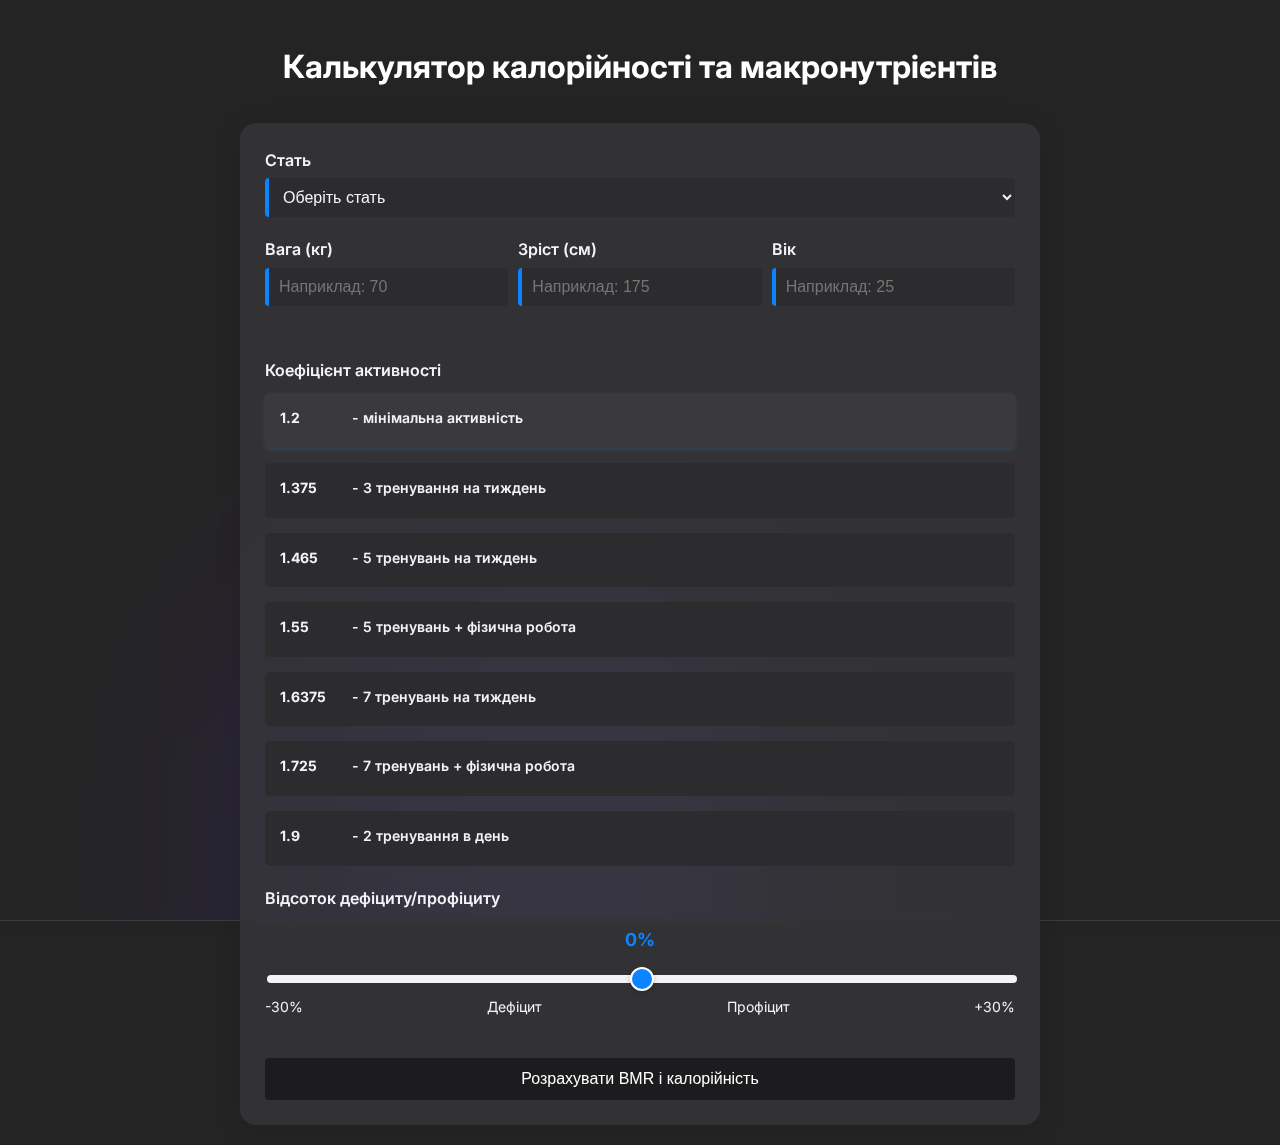
<file: index.html>
<!DOCTYPE html>
<html lang="uk">
<head>
    <meta charset="UTF-8">
    <meta name="viewport" content="width=device-width, initial-scale=1.0">
    <title>Калькулятор калорійності</title>
    <link rel="preconnect" href="https://fonts.googleapis.com">
    <link rel="preconnect" href="https://fonts.gstatic.com" crossorigin>
    <link href="https://fonts.googleapis.com/css2?family=Inter:wght@400;600;700&display=swap" rel="stylesheet">
    <link rel="icon" href="img/favicon.png" type="image/x-icon">
    <link rel="stylesheet" href="style.css">
    <style>
        html{
            overflow-x: hidden; /* Забороняє прокручування */
        }

        body {
            font-family: 'Inter', -apple-system, BlinkMacSystemFont, 'Segoe UI', Roboto, Helvetica, Arial, sans-serif;
            line-height: 1.6;
            color: #f3f3f8;
            max-width: 800px;
            margin: 0 auto;
            padding: 20px;
            background: linear-gradient(135deg, #3a3a3a, #000000);
        }
        
        h1 {
            color: #ffffff;
            text-align: center;
            margin-bottom: 30px;
        }
        
        .calculator-form {
            display: flex;
            flex-direction: column;
            gap: 20px;         
            
        }

        .calculator {            
            background: rgba(58, 58, 60, 0.68);
            border-radius: 16px;
            box-shadow: 0 4px 30px rgba(0, 0, 0, 0.1);
            backdrop-filter: blur(6px);
            -webkit-backdrop-filter: blur(6px);
            padding: 25px;
        }
        
        .form-group {
            margin-bottom: 20px;            
            width: 100%;
        }

        .form-row {
            display: flex !important;
            flex-direction: row !important;
            gap: 10px !important;
            margin-bottom: 32px !important;
        }

        .form-input {
            background-color: #2c2c2e;
            border: none;
            color: #f3f3f8;
        }
        
        label {
            display: block;
            margin-bottom: 5px;
            font-weight: 600;
        }
        
        input[type="number"], select {
            width: 100%;
            padding: 10px;
            border-radius: 4px;
            font-size: 16px;
            box-sizing: border-box;
        }
        
        input[type="number"]:required, select:required {
            border-left: 4px solid #0a84ff;
        }
        
        .radio-group {
            margin-top: 10px;
        }
        
        .radio-option {
            flex-direction: column;
            align-items: flex-start;
            margin-bottom: 15px;
            padding: 15px;            
            border-radius: 5px;
            background-color: #2c2c2e;
            cursor: pointer;
            transition: all 0.2s ease;
        }
        
        .radio-option:hover {
            background-color: #3a3a3c;
            border-color: #0a84ff;
        }
        
        .radio-option.selected {
            background-color: #3a3a3c;
            border-color: #0a84ff;
            box-shadow: 0 2px 4px rgba(52, 152, 219, 0.2);
        }
        
        .radio-option label {
            font-size: 14px;
            line-height: 1.4;
            cursor: pointer;
            width: 100%;
        }
        
        .radio-value {
            font-weight: bold;
            margin-right: 8px;
            min-width: 60px;
            display: inline-block;
        }
        
        button {
            background: #1c1c1e;        
            color: white;
            border: none;
            padding: 12px 20px;
            border-radius: 4px;
            cursor: pointer;
            font-size: 16px;
            width: 100%;
            margin-top: 20px;
            transition: background-color 0.3s;
        }
        
        button:hover {
            background-color: #0a84ff;
        }
        
        .results {
            background: rgba(58, 58, 60, 0.8);
            border-radius: 16px;
            box-shadow: 0 4px 30px rgba(0, 0, 0, 0.1);
            backdrop-filter: blur(6px);
            -webkit-backdrop-filter: blur(6px);
            padding: 20px;
            border-radius: 5px;
            margin-top: 30px;
            display: none;
        }
        
        .results h2 {
            color: white;
            margin-top: 0;
        }
        
        .result-item {
            margin-bottom: 10px;
            font-size: 18px;
        }
        
        .result-value {
            font-weight: bold;
            color: #0a84ff;
        }
        
        .macro-results {
            margin-top: 20px;
            padding-top: 20px;
            border-top: 1px solid #0a84ff;
        }
        
        .macro-title {
            font-weight: bold;
            margin-bottom: 10px;
        }
        
        .macro-input {
            display: flex;
            gap: 20px;
            margin-bottom: 15px;
        }
        
        .macro-input input {
            flex: 1;
        }
        
        .macro-info {
            font-size: 14px;
            color: #f3f3f8;
            margin-bottom: 15px;
        }
        
        .error {
            color: #e74c3c;
            font-size: 14px;
            margin-top: 5px;
            display: none;
        }
        
        .slider-container {
            margin-top: 15px;
        }
        
        .slider-value {
            text-align: center;
            font-weight: bold;
            font-size: 18px;
            margin-bottom: 10px;
            color: #0a84ff;
        }
        
        input[type="range"] {
            -webkit-appearance: none;
            appearance: none;
            width: 100%;
            height: 8px;
            background: #f3f3f8;
            border-radius: 5px;
            outline: none;
        }
        input[type="range"]::-webkit-slider-thumb {
            -webkit-appearance: none;
            appearance: none;
            width: 24px;
            height: 24px;
            background: #0a84ff;
            border-radius: 50%;
            border: 2px solid #fff;
            box-shadow: 0 2px 6px rgba(0,0,0,0.2);
            cursor: pointer;
            transition: background 0.3s;
        }
        input[type="range"]:focus::-webkit-slider-thumb {
            background: #329aff;
        }
        input[type="range"]::-moz-range-thumb {
            width: 24px;
            height: 24px;
            background: #0a84ff;
            border-radius: 50%;
            border: 2px solid #fff;
            box-shadow: 0 2px 6px rgba(0,0,0,0.2);
            cursor: pointer;
            transition: background 0.3s;
        }
        input[type="range"]:focus::-moz-range-thumb {
            background: #329aff;
        }
        input[type="range"]::-ms-thumb {
            width: 24px;
            height: 24px;
            background: #0a84ff;
            border-radius: 50%;
            border: 2px solid #fff;
            box-shadow: 0 2px 6px rgba(0,0,0,0.2);
            cursor: pointer;
            transition: background 0.3s;
        }
        input[type="range"]:focus::-ms-thumb {
            background: #329aff;
        }
        input[type="range"]::-moz-range-track {
            background: #f3f3f8;
            border-radius: 5px;
        }
        input[type="range"]::-ms-fill-lower {
            background: #f3f3f8;
            border-radius: 5px;
        }
        input[type="range"]::-ms-fill-upper {
            background: #f3f3f8;
            border-radius: 5px;
        }
        
        .slider-labels {
            display: flex;
            justify-content: space-between;
            margin-top: 5px;
            color: #f3f3f8;
            font-size: 14px;
        }
        
        .required-mark {
            color: #e74c3c;
            margin-left: 4px;
        }
        
        .form-group.required label:after {            
            color: #e74c3c;
            margin-left: 4px;
        }
        

        
        /* Відлагоджувальний блок */
        .debug-info {
            background-color: #f2f2f2;
            padding: 10px;
            border-radius: 5px;
            margin-top: 20px;
            font-size: 12px;
            display: none;
        }
        #gender {
            width: 100%;
        }
        
        @media (max-width: 768px) {
            html, body {
                width: 100vw;
                min-width: 0;
                max-width: 100vw;
                overflow-x: hidden;
                margin: 0;
                padding: 0;
                padding-bottom: 10px;
                box-sizing: border-box;
            }
            .calculator {
                box-sizing: border-box;
                padding: 10px;
                border-radius: 16px;
                box-shadow: 0 4px 30px rgba(0,0,0,0.1);
                background: rgba(58, 58, 60, 0.85);
                backdrop-filter: blur(6px);
                -webkit-backdrop-filter: blur(6px);
                margin-left: 10px;
                margin-right: 10px;
            }
            .form-group {
                margin-right: 0;
                margin-bottom: 18px;
            }
            .radio-option {
                flex-direction: column;
                align-items: flex-start;
                margin-bottom: 15px;
                padding: 10px;
                border-radius: 5px;
                background-color: #2c2c2e;
                cursor: pointer;
                transition: all 0.2s ease;
                color: #f3f3f8 !important;
            }
            .radio-option.selected {
                background-color: #3a3a3c;
                border-color: #0a84ff;
                box-shadow: 0 2px 4px rgba(52, 152, 219, 0.2);
                color: #0a84ff !important;
            }
            .radio-option:hover {
                background-color: #3a3a3c;
                border-color: #3498db;
            }
            .radio-option input[type="radio"] {
                margin-right: 0;
                margin-bottom: 8px;
            }
            .radio-option label {
                font-size: 14px;
                line-height: 1.4;
                cursor: pointer;
            }
            .radio-value {
                min-width: 50px;
                font-size: 16px;
            }
            .form-row {
                display: flex !important;
                flex-direction: row !important;
                gap: 10px !important;
                margin-bottom: 32px !important;
            }
            .form-row .form-group {
                margin-bottom: 0 !important;
            }
            .macro-input {
                display: flex !important;
                flex-direction: row !important;
                gap: 10px !important;
            }
            .macro-input .form-group {
                width: 100%;
            }
            .results, .macro-results {
                background: rgba(58, 58, 60, 0.85) !important;
                border-radius: 16px !important;
                box-shadow: 0 4px 30px rgba(0,0,0,0.1) !important;
                backdrop-filter: blur(6px) !important;
                -webkit-backdrop-filter: blur(6px) !important;
                padding: 16px !important;
            }
            button {
                font-size: 18px;
                padding: 14px;
                border-radius: 16px;
                margin-top: 18px;
            }
            .slider-labels {
                font-size: 13px;
                color: #f3f3f8;
            }
            .result-item {
                font-size: 16px;
            }
            .results h2, .results h3 {
                font-size: 18px;
            }
        }

        .calculator, .main-content, h1 {
            position: relative;
            z-index: 1;
        }
    </style>
</head>
<body style="background: #242424;">
    <div class="background-anim">
        <div class="circle circle1"></div>
        <div class="circle circle2"></div>
        <div class="circle circle3"></div>
        <div class="circle circle4"></div>
    </div>

    <div  class ="glass-effect" style="position: fixed; top: 50%; left: 50%; transform: translate(-50%, -50%); width: 100%; height: 100%; padding: 20px; text-align: center;"></div>

    <h1 style="position: relative; z-index: 1;">Калькулятор калорійності та макронутрієнтів</h1>
    
    <div class="calculator">
        <form id="calculatorForm">
            <div class="form-group required">
                <label for="gender">Стать</label>
                <select id="gender" required class="form-input">
                    <option value="">Оберіть стать</option>
                    <option value="ч">Чоловіча</option>
                    <option value="ж">Жіноча</option>
                </select>
            </div>
            
            <div class="form-row">
                <div class="form-group required">
                    <label for="weight">Вага (кг)</label>
                    <input type="number" id="weight" min="30" max="300" step="0.1" placeholder="Наприклад: 70" required class="form-input">
                    <div class="error" id="weight-error">Будь ласка, введіть вагу від 30 до 300 кг</div>
                </div>
                <div class="form-group required">
                    <label for="height">Зріст (см)</label>
                    <input type="number" id="height" min="100" max="250" step="0.1" placeholder="Наприклад: 175" required class="form-input">
                    <div class="error" id="height-error">Будь ласка, введіть зріст від 100 до 250 см</div>
                </div>
                <div class="form-group required">
                    <label for="age">Вік</label>
                    <input type="number" id="age" min="15" max="120" step="1" placeholder="Наприклад: 25" required class="form-input">
                    <div class="error" id="age-error">Будь ласка, введіть вік від 15 до 120 років</div>
                </div>
            </div>
            
            <div class="form-group required" style="margin-top: 20px;">
                <label>Коефіцієнт активності</label>
                <div class="radio-group">
                    <div class="radio-option" data-value="1.2">
                        <label><span class="radio-value">1.2</span> - мінімальна активність</label>
                    </div>
                    <div class="radio-option" data-value="1.375">
                        <label><span class="radio-value">1.375</span> - 3 тренування на тиждень</label>
                    </div>
                    <div class="radio-option" data-value="1.465">
                        <label><span class="radio-value">1.465</span> - 5 тренувань на тиждень</label>
                    </div>
                    <div class="radio-option" data-value="1.55">
                        <label><span class="radio-value">1.55</span> - 5 тренувань + фізична робота</label>
                    </div>
                    <div class="radio-option" data-value="1.6375">
                        <label><span class="radio-value">1.6375</span> - 7 тренувань на тиждень</label>
                    </div>
                    <div class="radio-option" data-value="1.725">
                        <label><span class="radio-value">1.725</span> - 7 тренувань + фізична робота</label>
                    </div>
                    <div class="radio-option" data-value="1.9">
                        <label><span class="radio-value">1.9</span> - 2 тренування в день</label>
                    </div>
                </div>
            </div>
            
            <div class="form-group required">
                <label for="deficit-slider">Відсоток дефіциту/профіциту</label>
                <div class="slider-container">
                    <div class="slider-value" id="deficit-value">0%</div>
                    <input type="range" id="deficit-slider" min="-30" max="30" step="5" value="0" required class="form-input">
                    <div class="slider-labels">
                        <span>-30%</span>
                        <span>Дефіцит</span>                        
                        <span>Профіцит</span>
                        <span>+30%</span>
                    </div>
                </div>
            </div>
            
            <button type="submit" id="calculate-bmr">Розрахувати BMR і калорійність</button>
        </form>
        
        <div class="results" id="bmr-results">
            <h2>Результати розрахунку</h2>
            <div class="result-item">
                BMR: <span class="result-value" id="bmr-value"></span> ккал
            </div>
            <div class="result-item">
                Денна калорійність: <span class="result-value" id="daily-calories"></span> ккал
            </div>
            <div class="result-item" id="adjusted-calories-container">
                Денна калорійність з урахуванням <span id="deficit-type"></span>: 
                <span class="result-value" id="adjusted-calories"></span> ккал
            </div>
            
            <div class="macro-results">
                <div class="macro-info">
                    <p>Рекомендовані значення:</p>
                    <p>Білки = 2 - 2.2 г на кг</p>
                    <p>Жири = 0.8 - 1.2 г на кг</p>
                    <p>Вуглеводи розраховуються автоматично, щоб досягти загальної калорійності</p>
                </div>
                
                <form id="macrosForm">
                    <div class="macro-title">Розрахунок макронутрієнтів:</div>
                    <div class="macro-input" style="display: flex; gap: 10px;">
                        <div class="form-group required">
                            <label for="protein">Білки (г/кг)</label>
                            <input type="number" id="protein" min="0.8" max="3" step="0.1" value="2" required class="form-input">
                        </div>
                        <div class="form-group required">
                            <label for="fat">Жири (г/кг)</label>
                            <input type="number" id="fat" min="0.4" max="2" step="0.1" value="1" required class="form-input">
                        </div>
                    </div>
                    
                    <button type="button" id="calculate-macros">Розрахувати макронутрієнти</button>
                </form>
                
                <div id="macro-results" style="display: none; padding: 10px">
                    <h3>Макронутрієнти до споживання:</h3>
                    <div class="result-item">
                        Білків: <span class="result-value" id="protein-g"></span> г - <span class="result-value" id="protein-cal"></span> ккал
                    </div>
                    <div class="result-item">
                        Жирів: <span class="result-value" id="fat-g"></span> г - <span class="result-value" id="fat-cal"></span> ккал
                    </div>
                    <div class="result-item">
                        Вуглеводів: <span class="result-value" id="carbs-g"></span> г - <span class="result-value" id="carbs-cal"></span> ккал
                    </div>
                </div>
                 <button type="button" id="copy-results-btn" style="margin-top: 20px; display: none; width: 100%;">Копіювати результати</button>
            </div>
        </div>
        
        <!-- Відлагоджувальний блок -->
        <div class="debug-info" id="debug-info"></div>
    </div>

    <script>
        document.addEventListener('DOMContentLoaded', function() {
            const calculatorForm = document.getElementById('calculatorForm');
            const calculateMacrosBtn = document.getElementById('calculate-macros');
            const deficitSlider = document.getElementById('deficit-slider');
            const deficitValue = document.getElementById('deficit-value');
            const debugInfo = document.getElementById('debug-info');
            
            // Глобальні змінні для збереження розрахунків
            window.calculatedData = {
                adjustedCalories: 0,
                weight: 0,
                bmr: 0,
                dailyCalories: 0
            };
            
            // Функція для відлагодження (може бути включена за потреби)
            function debug(message) {
                debugInfo.innerHTML += message + '<br>';
                // Для відображення відлагоджувальної інформації розкоментуйте наступний рядок
                // debugInfo.style.display = 'block';
            }
            
            // Оновлення значення слайдера
            deficitSlider.addEventListener('input', function() {
                const value = this.value;
                if (value > 0) {
                    deficitValue.textContent = '+' + value + '%';
                } else {
                    deficitValue.textContent = value + '%';
                }
            });
            
            // Обробка відправлення форми
            calculatorForm.addEventListener('submit', function(e) {
                e.preventDefault();
                debug('Форма відправлена');
                calculateBMR();
            });
            
            // Обробка натискання кнопки розрахунку макронутрієнтів
            calculateMacrosBtn.addEventListener('click', function() {
                debug('Натиснуто кнопку розрахунку макронутрієнтів');
                calculateMacros();
            });
            
            // Валідація при введенні
            document.getElementById('weight').addEventListener('input', validateWeight);
            document.getElementById('height').addEventListener('input', validateHeight);
            document.getElementById('age').addEventListener('input', validateAge);
            
            function validateWeight() {
                const weightInput = document.getElementById('weight');
                const weightError = document.getElementById('weight-error');
                const weight = parseFloat(weightInput.value);
                
                if (isNaN(weight) || weight < 30 || weight > 300) {
                    weightError.style.display = 'block';
                    return false;
                } else {
                    weightError.style.display = 'none';
                    return true;
                }
            }
            
            function validateHeight() {
                const heightInput = document.getElementById('height');
                const heightError = document.getElementById('height-error');
                const height = parseFloat(heightInput.value);
                
                if (isNaN(height) || height < 100 || height > 250) {
                    heightError.style.display = 'block';
                    return false;
                } else {
                    heightError.style.display = 'none';
                    return true;
                }
            }
            
            function validateAge() {
                const ageInput = document.getElementById('age');
                const ageError = document.getElementById('age-error');
                const age = parseInt(ageInput.value);
                
                if (isNaN(age) || age < 15 || age > 120) {
                    ageError.style.display = 'block';
                    return false;
                } else {
                    ageError.style.display = 'none';
                    return true;
                }
            }
            
            function calculateBMR() {
                debug('Початок розрахунку BMR');
                // Валідація всіх полів
                if (!validateWeight() || !validateHeight() || !validateAge()) {
                    debug('Помилка валідації');
                    return;
                }
                
                const gender = document.getElementById('gender').value;
                const weight = parseFloat(document.getElementById('weight').value);
                const height = parseFloat(document.getElementById('height').value);
                const age = parseInt(document.getElementById('age').value);
                
                debug(`Введені дані: стать=${gender}, вага=${weight}, зріст=${height}, вік=${age}`);
                
                // Отримуємо вибраний коефіцієнт активності
                let activity = 0;
                const activityElements = document.querySelectorAll('.radio-option');
                activityElements.forEach(element => {
                    if (element.classList.contains('selected')) {
                        activity = parseFloat(element.getAttribute('data-value'));
                    }
                });
                
                debug(`Коефіцієнт активності: ${activity}`);
                
                // Перевірка чи вибрано коефіцієнт активності
                if (activity === 0) {
                    alert('Будь ласка, виберіть коефіцієнт активності');
                    debug('Коефіцієнт активності не вибрано');
                    return;
                }
                
                // Отримуємо значення дефіциту/профіциту
                const deficitPercentage = parseInt(deficitSlider.value);
                debug(`Відсоток дефіциту/профіциту: ${deficitPercentage}`);
                
                // Розрахунок BMR за формулою
                let bmr = 0;
                if (gender === 'ч') {
                    bmr = Math.round(((88.362 + (13.397 * weight) + (4.799 * height) - (5.677 * age)) + 
                                     ((10 * weight) + (6.25 * height) + (8 * age) + 5)) / 2);
                } else if (gender === 'ж') {
                    bmr = Math.round(((447.593 + (9.247 * weight) + (3.098 * height) - (4.330 * age)) + 
                                     ((10 * weight) + (6.25 * height) + (8 * age) - 161)) / 2);
                }
                
                debug(`Розрахований BMR: ${bmr}`);
                
                // Розрахунок денної калорійності
                let dailyCalories = Math.round(bmr * activity);
                debug(`Денна калорійність: ${dailyCalories}`);
                
                // Відображення BMR і денної калорійності
                document.getElementById('bmr-value').textContent = bmr;
                document.getElementById('daily-calories').textContent = dailyCalories;
                
                // Опрацювання відсотка дефіциту/профіциту
                let adjustedCalories = dailyCalories;
                const adjustedCaloriesContainer = document.getElementById('adjusted-calories-container');
                
                if (deficitPercentage === 0) {
                    adjustedCaloriesContainer.style.display = 'none';
                    debug('Без змін калорійності');
                } else {
                    adjustedCalories = Math.round((100 + deficitPercentage) * dailyCalories / 100);
                    
                    if (deficitPercentage < 0) {
                        document.getElementById('deficit-type').textContent = `дефіциту ${Math.abs(deficitPercentage)}%`;
                        debug(`Дефіцит ${Math.abs(deficitPercentage)}%`);
                    } else {
                        document.getElementById('deficit-type').textContent = `профіциту ${deficitPercentage}%`;
                        debug(`Профіцит ${deficitPercentage}%`);
                    }
                    
                    document.getElementById('adjusted-calories').textContent = adjustedCalories;
                    adjustedCaloriesContainer.style.display = 'block';
                    debug(`Скоригована калорійність: ${adjustedCalories}`);
                }
                
                // Показуємо результати
                document.getElementById('bmr-results').style.display = 'block';
                document.getElementById('bmr-results').scrollIntoView({ behavior: 'smooth' });
                
                // Зберігаємо калорії для розрахунку макронутрієнтів
                window.calculatedData.adjustedCalories = adjustedCalories;
                window.calculatedData.weight = weight;
                window.calculatedData.bmr = bmr;
                window.calculatedData.dailyCalories = dailyCalories;
                
                debug('Розрахунок BMR завершено і дані збережено для подальшого використання');
            }
            
            function calculateMacros() {
                debug('Початок розрахунку макронутрієнтів');
                if (!window.calculatedData.adjustedCalories || !window.calculatedData.weight) {
                    alert('Спочатку розрахуйте BMR і денну калорійність.');
                    debug('Калорійність не розрахована');
                    return;
                }
                
                const proteinPerKg = parseFloat(document.getElementById('protein').value);
                const fatPerKg = parseFloat(document.getElementById('fat').value);
                
                debug(`Білків на кг: ${proteinPerKg}, Жирів на кг: ${fatPerKg}`);
                
                // Розрахунок граммовки макронутрієнтів
                const proteinGrams = Math.round(proteinPerKg * window.calculatedData.weight);
                const fatGrams = Math.round(fatPerKg * window.calculatedData.weight);
                
                debug(`Граммовка білків: ${proteinGrams}, жирів: ${fatGrams}`);
                
                // Розрахунок калорій від білків і жирів
                const proteinCalories = proteinGrams * 4;
                const fatCalories = fatGrams * 9;
                 
                debug(`Калорії з білків: ${proteinCalories}, з жирів: ${fatCalories}`);
                
                // Розрахунок грамів вуглеводів
                const remainingCalories = window.calculatedData.adjustedCalories - (proteinCalories + fatCalories);
                const carbGrams = Math.round(remainingCalories / 4);
                const carbCalories = carbGrams * 4;
                
                debug(`Залишок калорій для вуглеводів: ${remainingCalories}`);
                debug(`Граммовка вуглеводів: ${carbGrams}, калорій: ${carbCalories}`);
                
                // Відображення результатів
                document.getElementById('protein-g').textContent = proteinGrams;
                document.getElementById('protein-cal').textContent = proteinCalories;
                document.getElementById('fat-g').textContent = fatGrams;
                document.getElementById('fat-cal').textContent = fatCalories;
                document.getElementById('carbs-g').textContent = carbGrams;
                document.getElementById('carbs-cal').textContent = carbCalories;
                
                document.getElementById('macro-results').style.display = 'block';
                document.getElementById('copy-results-btn').style.display = 'block';
                document.getElementById('macro-results').scrollIntoView({ behavior: 'smooth' });
                debug('Розрахунок макронутрієнтів завершено');
            }
            
            const copyBtn = document.getElementById('copy-results-btn');
            copyBtn.addEventListener('click', () => {
                let resultsText = 'Результати розрахунку\n';
                resultsText += `BMR: ${document.getElementById('bmr-value').textContent} ккал\n`;
                resultsText += `Денна калорійність: ${document.getElementById('daily-calories').textContent} ккал\n`;

                const adjustedContainer = document.getElementById('adjusted-calories-container');
                if (adjustedContainer.style.display !== 'none') {
                    resultsText += `Денна калорійність з урахуванням ${document.getElementById('deficit-type').textContent}: ${document.getElementById('adjusted-calories').textContent} ккал\n`;
                }

                if (document.getElementById('macro-results').style.display !== 'none') {
                    resultsText += 'Макронутрієнти до споживання:\n';
                    resultsText += `Білків: ${document.getElementById('protein-g').textContent} г - ${document.getElementById('protein-cal').textContent} ккал\n`;
                    resultsText += `Жирів: ${document.getElementById('fat-g').textContent} г - ${document.getElementById('fat-cal').textContent} ккал\n`;
                    resultsText += `Вуглеводів: ${document.getElementById('carbs-g').textContent} г - ${document.getElementById('carbs-cal').textContent} ккал\n`;
                }

                navigator.clipboard.writeText(resultsText).then(() => {
                    copyBtn.textContent = 'Скопійовано!';
                    setTimeout(() => {
                        copyBtn.textContent = 'Копіювати результати';
                    }, 2000);
                });
            });
            
            // Додаємо обробку кліків на радіо-опції
            const radioOptions = document.querySelectorAll('.radio-option');
            radioOptions.forEach(option => {
                option.addEventListener('click', function(e) {
                    // Знімаємо виділення з усіх опцій
                    radioOptions.forEach(opt => opt.classList.remove('selected'));
                    // Виділяємо поточну опцію
                    this.classList.add('selected');
                });
            });
            
            // Встановлюємо початкове виділення для першої опції
            document.querySelector('.radio-option').classList.add('selected');

            function setPlaceholders() {
                const isMobile = window.innerWidth <= 700;
                document.getElementById('weight').placeholder = isMobile ? '70' : 'Наприклад: 70';
                document.getElementById('height').placeholder = isMobile ? '175' : 'Наприклад: 175';
                document.getElementById('age').placeholder = isMobile ? '25' : 'Наприклад: 25';
            }
            setPlaceholders();
            window.addEventListener('resize', setPlaceholders);
        });
    </script>
</body>
</html>
</file>
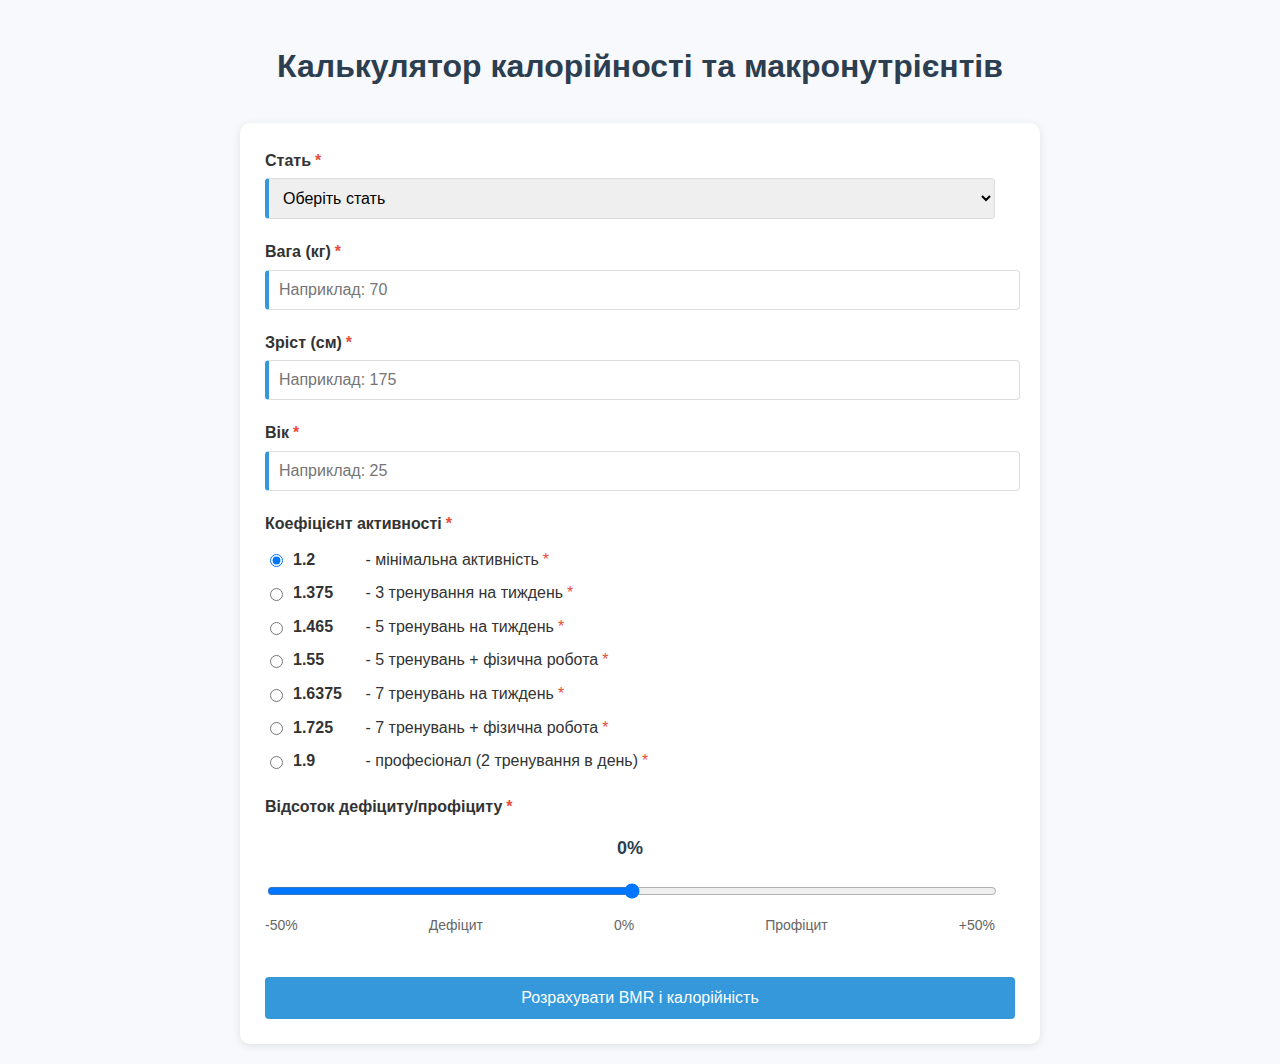
<file: init.html>
<!DOCTYPE html>
<html lang="uk">
<head>
    <meta charset="UTF-8">
    <meta name="viewport" content="width=device-width, initial-scale=1.0">
    <title>Калькулятор калорійності</title>
    <style>
        body {
            font-family: 'Segoe UI', Tahoma, Geneva, Verdana, sans-serif;
            line-height: 1.6;
            color: #333;
            max-width: 800px;
            margin: 0 auto;
            padding: 20px;
            background-color: #f7f9fc;
        }
        
        h1 {
            color: #2c3e50;
            text-align: center;
            margin-bottom: 30px;
        }
        
        .calculator {
            background-color: white;
            border-radius: 10px;
            padding: 25px;
            box-shadow: 0 2px 10px rgba(0, 0, 0, 0.1);
        }
        
        .form-group {
            margin-bottom: 20px;
        }
        
        label {
            display: block;
            margin-bottom: 5px;
            font-weight: 600;
        }
        
        input[type="number"], select {
            width: 100%;
            padding: 10px;
            border: 1px solid #ddd;
            border-radius: 4px;
            font-size: 16px;
        }
        
        input[type="number"]:required, select:required {
            border-left: 4px solid #3498db;
        }
        
        .radio-group {
            margin-top: 10px;
        }
        
        .radio-option {
            display: flex;
            align-items: center;
            margin-bottom: 8px;
        }
        
        .radio-option input[type="radio"] {
            margin-right: 10px;
        }
        
        .radio-option label {
            margin-bottom: 0;
            font-weight: normal;
        }
        
        .radio-value {
            font-weight: bold;
            margin-right: 8px;
            min-width: 60px;
            display: inline-block;
        }
        
        button {
            background-color: #3498db;
            color: white;
            border: none;
            padding: 12px 20px;
            border-radius: 4px;
            cursor: pointer;
            font-size: 16px;
            width: 100%;
            margin-top: 20px;
            transition: background-color 0.3s;
        }
        
        button:hover {
            background-color: #2980b9;
        }
        
        .results {
            background-color: #e8f4fd;
            padding: 20px;
            border-radius: 5px;
            margin-top: 30px;
            display: none;
        }
        
        .results h2 {
            color: #2c3e50;
            margin-top: 0;
        }
        
        .result-item {
            margin-bottom: 10px;
            font-size: 18px;
        }
        
        .result-value {
            font-weight: bold;
            color: #2980b9;
        }
        
        .macro-results {
            margin-top: 20px;
            padding-top: 20px;
            border-top: 1px solid #ddd;
        }
        
        .macro-title {
            font-weight: bold;
            margin-bottom: 10px;
        }
        
        .macro-input {
            display: flex;
            gap: 20px;
            margin-bottom: 15px;
        }
        
        .macro-input input {
            flex: 1;
        }
        
        .macro-info {
            font-size: 14px;
            color: #666;
            margin-bottom: 15px;
        }
        
        .error {
            color: #e74c3c;
            font-size: 14px;
            margin-top: 5px;
            display: none;
        }
        
        .slider-container {
            margin-top: 15px;
        }
        
        .slider-value {
            text-align: center;
            font-weight: bold;
            font-size: 18px;
            margin-bottom: 10px;
            color: #2c3e50;
        }
        
        input[type="range"] {
            width: 100%;
            margin-top: 10px;
            margin-bottom: 10px;
        }
        
        .slider-labels {
            display: flex;
            justify-content: space-between;
            margin-top: 5px;
            color: #666;
            font-size: 14px;
        }
        
        .required-mark {
            color: #e74c3c;
            margin-left: 4px;
        }
        
        .form-group.required label:after {
            content: "*";
            color: #e74c3c;
            margin-left: 4px;
        }
        
        .form-group.required {
            margin-right: 20px;
        }
        
        /* Відлагоджувальний блок */
        .debug-info {
            background-color: #f2f2f2;
            padding: 10px;
            border-radius: 5px;
            margin-top: 20px;
            font-size: 12px;
            display: none;
        }
    </style>
</head>
<body>
    <h1>Калькулятор калорійності та макронутрієнтів</h1>
    
    <div class="calculator">
        <form id="calculatorForm">
            <div class="form-group required">
                <label for="gender">Стать</label>
                <select id="gender" required>
                    <option value="">Оберіть стать</option>
                    <option value="ч">Чоловіча</option>
                    <option value="ж">Жіноча</option>
                </select>
            </div>
            
            <div class="form-group required">
                <label for="weight">Вага (кг)</label>
                <input type="number" id="weight" min="30" max="300" step="0.1" placeholder="Наприклад: 70" required>
                <div class="error" id="weight-error">Будь ласка, введіть вагу від 30 до 300 кг</div>
            </div>
            
            <div class="form-group required">
                <label for="height">Зріст (см)</label>
                <input type="number" id="height" min="100" max="250" step="0.1" placeholder="Наприклад: 175" required>
                <div class="error" id="height-error">Будь ласка, введіть зріст від 100 до 250 см</div>
            </div>
            
            <div class="form-group required">
                <label for="age">Вік</label>
                <input type="number" id="age" min="15" max="120" step="1" placeholder="Наприклад: 25" required>
                <div class="error" id="age-error">Будь ласка, введіть вік від 15 до 120 років</div>
            </div>
            
            <div class="form-group required">
                <label>Коефіцієнт активності</label>
                <div class="radio-group">
                    <div class="radio-option">
                        <input type="radio" id="activity1" name="activity" value="1.2" required>
                        <label for="activity1"><span class="radio-value">1.2</span> - мінімальна активність</label>
                    </div>
                    <div class="radio-option">
                        <input type="radio" id="activity2" name="activity" value="1.375">
                        <label for="activity2"><span class="radio-value">1.375</span> - 3 тренування на тиждень</label>
                    </div>
                    <div class="radio-option">
                        <input type="radio" id="activity3" name="activity" value="1.465">
                        <label for="activity3"><span class="radio-value">1.465</span> - 5 тренувань на тиждень</label>
                    </div>
                    <div class="radio-option">
                        <input type="radio" id="activity4" name="activity" value="1.55">
                        <label for="activity4"><span class="radio-value">1.55</span> - 5 тренувань + фізична робота</label>
                    </div>
                    <div class="radio-option">
                        <input type="radio" id="activity5" name="activity" value="1.6375">
                        <label for="activity5"><span class="radio-value">1.6375</span> - 7 тренувань на тиждень</label>
                    </div>
                    <div class="radio-option">
                        <input type="radio" id="activity6" name="activity" value="1.725">
                        <label for="activity6"><span class="radio-value">1.725</span> - 7 тренувань + фізична робота</label>
                    </div>
                    <div class="radio-option">
                        <input type="radio" id="activity7" name="activity" value="1.9">
                        <label for="activity7"><span class="radio-value">1.9</span> - професіонал (2 тренування в день)</label>
                    </div>
                </div>
            </div>
            
            <div class="form-group required">
                <label for="deficit-slider">Відсоток дефіциту/профіциту</label>
                <div class="slider-container">
                    <div class="slider-value" id="deficit-value">0%</div>
                    <input type="range" id="deficit-slider" min="-50" max="50" step="10" value="0" required>
                    <div class="slider-labels">
                        <span>-50%</span>
                        <span>Дефіцит</span>
                        <span>0%</span>
                        <span>Профіцит</span>
                        <span>+50%</span>
                    </div>
                </div>
            </div>
            
            <button type="submit" id="calculate-bmr">Розрахувати BMR і калорійність</button>
        </form>
        
        <div class="results" id="bmr-results">
            <h2>Результати розрахунку</h2>
            <div class="result-item">
                BMR: <span class="result-value" id="bmr-value"></span> ккал
            </div>
            <div class="result-item">
                Денна калорійність: <span class="result-value" id="daily-calories"></span> ккал
            </div>
            <div class="result-item" id="adjusted-calories-container">
                Денна калорійність з урахуванням <span id="deficit-type"></span>: 
                <span class="result-value" id="adjusted-calories"></span> ккал
            </div>
            
            <div class="macro-results">
                <div class="macro-info">
                    <p>Рекомендовані значення:</p>
                    <p>Білки = 2 - 2.2 г на кг</p>
                    <p>Жири = 0.8 - 1.2 г на кг</p>
                    <p>Вуглеводи розраховуються автоматично, щоб досягти загальної калорійності</p>
                </div>
                
                <form id="macrosForm">
                    <div class="macro-title">Розрахунок макронутрієнтів:</div>
                    <div class="macro-input" style="display: flex; gap: 100px; margin-right: 15px;">
                        <div class="form-group required">
                            <label for="protein">Білки (г/кг)</label>
                            <input type="number" id="protein" min="0.8" max="3" step="0.1" value="2" required>
                        </div>
                        <div class="form-group required">
                            <label for="fat">Жири (г/кг)</label>
                            <input type="number" id="fat" min="0.4" max="2" step="0.1" value="1" required>
                        </div>
                    </div>
                    
                    <button type="button" id="calculate-macros">Розрахувати макронутрієнти</button>
                </form>
                
                <div class="results" id="macro-results" style="display: none; background-color: #f0f7ff; margin-top: 20px;">
                    <h3>Макронутрієнти до споживання:</h3>
                    <div class="result-item">
                        Білків: <span class="result-value" id="protein-g"></span> г - <span class="result-value" id="protein-cal"></span> ккал
                    </div>
                    <div class="result-item">
                        Жирів: <span class="result-value" id="fat-g"></span> г - <span class="result-value" id="fat-cal"></span> ккал
                    </div>
                    <div class="result-item">
                        Вуглеводів: <span class="result-value" id="carbs-g"></span> г - <span class="result-value" id="carbs-cal"></span> ккал
                    </div>
                </div>
            </div>
        </div>
        
        <!-- Відлагоджувальний блок -->
        <div class="debug-info" id="debug-info"></div>
    </div>

    <script>
        document.addEventListener('DOMContentLoaded', function() {
            const calculatorForm = document.getElementById('calculatorForm');
            const calculateMacrosBtn = document.getElementById('calculate-macros');
            const deficitSlider = document.getElementById('deficit-slider');
            const deficitValue = document.getElementById('deficit-value');
            const debugInfo = document.getElementById('debug-info');
            
            // Глобальні змінні для збереження розрахунків
            window.calculatedData = {
                adjustedCalories: 0,
                weight: 0,
                bmr: 0,
                dailyCalories: 0
            };
            
            // Функція для відлагодження (може бути включена за потреби)
            function debug(message) {
                debugInfo.innerHTML += message + '<br>';
                // Для відображення відлагоджувальної інформації розкоментуйте наступний рядок
                // debugInfo.style.display = 'block';
            }
            
            // Оновлення значення слайдера
            deficitSlider.addEventListener('input', function() {
                const value = this.value;
                if (value > 0) {
                    deficitValue.textContent = '+' + value + '%';
                } else {
                    deficitValue.textContent = value + '%';
                }
            });
            
            // Обробка відправлення форми
            calculatorForm.addEventListener('submit', function(e) {
                e.preventDefault();
                debug('Форма відправлена');
                calculateBMR();
            });
            
            // Обробка натискання кнопки розрахунку макронутрієнтів
            calculateMacrosBtn.addEventListener('click', function() {
                debug('Натиснуто кнопку розрахунку макронутрієнтів');
                calculateMacros();
            });
            
            // Валідація при введенні
            document.getElementById('weight').addEventListener('input', validateWeight);
            document.getElementById('height').addEventListener('input', validateHeight);
            document.getElementById('age').addEventListener('input', validateAge);
            
            function validateWeight() {
                const weightInput = document.getElementById('weight');
                const weightError = document.getElementById('weight-error');
                const weight = parseFloat(weightInput.value);
                
                if (isNaN(weight) || weight < 30 || weight > 300) {
                    weightError.style.display = 'block';
                    return false;
                } else {
                    weightError.style.display = 'none';
                    return true;
                }
            }
            
            function validateHeight() {
                const heightInput = document.getElementById('height');
                const heightError = document.getElementById('height-error');
                const height = parseFloat(heightInput.value);
                
                if (isNaN(height) || height < 100 || height > 250) {
                    heightError.style.display = 'block';
                    return false;
                } else {
                    heightError.style.display = 'none';
                    return true;
                }
            }
            
            function validateAge() {
                const ageInput = document.getElementById('age');
                const ageError = document.getElementById('age-error');
                const age = parseInt(ageInput.value);
                
                if (isNaN(age) || age < 15 || age > 120) {
                    ageError.style.display = 'block';
                    return false;
                } else {
                    ageError.style.display = 'none';
                    return true;
                }
            }
            
            function calculateBMR() {
                debug('Початок розрахунку BMR');
                // Валідація всіх полів
                if (!validateWeight() || !validateHeight() || !validateAge()) {
                    debug('Помилка валідації');
                    return;
                }
                
                const gender = document.getElementById('gender').value;
                const weight = parseFloat(document.getElementById('weight').value);
                const height = parseFloat(document.getElementById('height').value);
                const age = parseInt(document.getElementById('age').value);
                
                debug(`Введені дані: стать=${gender}, вага=${weight}, зріст=${height}, вік=${age}`);
                
                // Отримуємо вибраний коефіцієнт активності
                let activity = 0;
                const activityElements = document.getElementsByName('activity');
                for (let i = 0; i < activityElements.length; i++) {
                    if (activityElements[i].checked) {
                        activity = parseFloat(activityElements[i].value);
                        break;
                    }
                }
                
                debug(`Коефіцієнт активності: ${activity}`);
                
                // Перевірка чи вибрано коефіцієнт активності
                if (activity === 0) {
                    alert('Будь ласка, виберіть коефіцієнт активності');
                    debug('Коефіцієнт активності не вибрано');
                    return;
                }
                
                // Отримуємо значення дефіциту/профіциту
                const deficitPercentage = parseInt(deficitSlider.value);
                debug(`Відсоток дефіциту/профіциту: ${deficitPercentage}`);
                
                // Розрахунок BMR за формулою
                let bmr = 0;
                if (gender === 'ч') {
                    bmr = Math.round(((88.362 + (13.397 * weight) + (4.799 * height) - (5.677 * age)) + 
                                     ((10 * weight) + (6.25 * height) + (8 * age) + 5)) / 2);
                } else if (gender === 'ж') {
                    bmr = Math.round(((447.593 + (9.247 * weight) + (3.098 * height) - (4.330 * age)) + 
                                     ((10 * weight) + (6.25 * height) + (8 * age) - 161)) / 2);
                }
                
                debug(`Розрахований BMR: ${bmr}`);
                
                // Розрахунок денної калорійності
                let dailyCalories = Math.round(bmr * activity);
                debug(`Денна калорійність: ${dailyCalories}`);
                
                // Відображення BMR і денної калорійності
                document.getElementById('bmr-value').textContent = bmr;
                document.getElementById('daily-calories').textContent = dailyCalories;
                
                // Опрацювання відсотка дефіциту/профіциту
                let adjustedCalories = dailyCalories;
                const adjustedCaloriesContainer = document.getElementById('adjusted-calories-container');
                
                if (deficitPercentage === 0) {
                    adjustedCaloriesContainer.style.display = 'none';
                    debug('Без змін калорійності');
                } else {
                    adjustedCalories = Math.round((100 + deficitPercentage) * dailyCalories / 100);
                    
                    if (deficitPercentage < 0) {
                        document.getElementById('deficit-type').textContent = `дефіциту ${Math.abs(deficitPercentage)}%`;
                        debug(`Дефіцит ${Math.abs(deficitPercentage)}%`);
                    } else {
                        document.getElementById('deficit-type').textContent = `профіциту ${deficitPercentage}%`;
                        debug(`Профіцит ${deficitPercentage}%`);
                    }
                    
                    document.getElementById('adjusted-calories').textContent = adjustedCalories;
                    adjustedCaloriesContainer.style.display = 'block';
                    debug(`Скоригована калорійність: ${adjustedCalories}`);
                }
                
                // Показуємо результати
                document.getElementById('bmr-results').style.display = 'block';
                
                // Зберігаємо калорії для розрахунку макронутрієнтів
                window.calculatedData.adjustedCalories = adjustedCalories;
                window.calculatedData.weight = weight;
                window.calculatedData.bmr = bmr;
                window.calculatedData.dailyCalories = dailyCalories;
                
                debug('Розрахунок BMR завершено і дані збережено для подальшого використання');
            }
            
            function calculateMacros() {
                debug('Початок розрахунку макронутрієнтів');
                if (!window.calculatedData.adjustedCalories || !window.calculatedData.weight) {
                    alert('Спочатку розрахуйте BMR і денну калорійність.');
                    debug('Калорійність не розрахована');
                    return;
                }
                
                const proteinPerKg = parseFloat(document.getElementById('protein').value);
                const fatPerKg = parseFloat(document.getElementById('fat').value);
                
                debug(`Білків на кг: ${proteinPerKg}, Жирів на кг: ${fatPerKg}`);
                
                // Розрахунок граммовки макронутрієнтів
                const proteinGrams = Math.round(proteinPerKg * window.calculatedData.weight);
                const fatGrams = Math.round(fatPerKg * window.calculatedData.weight);
                
                debug(`Граммовка білків: ${proteinGrams}, жирів: ${fatGrams}`);
                
                // Розрахунок калорій від білків і жирів
                const proteinCalories = proteinGrams * 4;
                const fatCalories = fatGrams * 9;
                 
                debug(`Калорії з білків: ${proteinCalories}, з жирів: ${fatCalories}`);
                
                // Розрахунок грамів вуглеводів
                const remainingCalories = window.calculatedData.adjustedCalories - (proteinCalories + fatCalories);
                const carbGrams = Math.round(remainingCalories / 4);
                const carbCalories = carbGrams * 4;
                
                debug(`Залишок калорій для вуглеводів: ${remainingCalories}`);
                debug(`Граммовка вуглеводів: ${carbGrams}, калорій: ${carbCalories}`);
                
                // Відображення результатів
                document.getElementById('protein-g').textContent = proteinGrams;
                document.getElementById('protein-cal').textContent = proteinCalories;
                document.getElementById('fat-g').textContent = fatGrams;
                document.getElementById('fat-cal').textContent = fatCalories;
                document.getElementById('carbs-g').textContent = carbGrams;
                document.getElementById('carbs-cal').textContent = carbCalories;
                
                document.getElementById('macro-results').style.display = 'block';
                debug('Розрахунок макронутрієнтів завершено');
            }
            
            // Преселекція першого варіанту активності для зручності
            document.getElementById('activity1').checked = true;
        });
    </script>
</body>
</html>
</file>
<file: style.css>
.glass-effect {
    background: rgba(255, 255, 255, 0.0); /* Збільшено непрозорість для згладжування */
    backdrop-filter: blur(100px); /* Зменшено інтенсивність розмиття */
    -webkit-backdrop-filter: blur(150px); /* Підтримка для Safari */
    border: 1px solid rgba(255, 255, 255, 0.1); /* Додано тонку межу */
    border-radius: 8px; /* Закруглені кути для плавності */
    box-shadow: 0 0 20px rgba(0, 0, 0, 0.05); /* Легка тінь для глибини */
}

html, body {
    width: 100vw;
    max-width: 100vw;
    overflow-x: hidden;
}
.background-anim {
    position: fixed;
    top: 0; left: 0;
    width: 100vw;
    height: 100vh;
    pointer-events: none;
    z-index: 0;
    overflow: hidden;
}

.background-anim .circle {
    position: absolute;
    border-radius: 50%;
    opacity: 0.6;
    filter: blur(2px);
    /* animation: breathe ... додається для кожного кола окремо */
}

.background-anim .circle1 {
    bottom: -200px; left: 40%;
    transform: translateX(-50%);
    width: 600px; height: 600px;
    background-color: #530c7f49;
    animation: breathe 14s ease-in-out infinite;
    overflow: hidden; clip-path: inset(0);
}
.background-anim .circle2 {
    bottom: -200px; left: 40%;
    transform: translateX(-50%);
    width: 550px; height: 500px;
    background-color: #344CB749;
    animation: breathe 15s ease-in-out infinite;
    overflow: hidden; clip-path: inset(0);
}
.background-anim .circle3 {
    bottom: -400px; left: 44%;
    transform: translateX(-50%);
    width: 400px; height: 400px;
    background-color: #3d57db;
    animation: breathe 10s ease-in-out infinite;
}
.background-anim .circle4 {
    bottom: -100px; left: 46%;
    transform: translateX(-50%);
    width: 300px; height: 400px;
    background-color: #6d79b43f;
    animation: breathe 10s ease-in-out infinite;
}

@keyframes breathe {
    0%   { transform: scale(1); }
    25%  { transform: scale(2.5); }
    50%  { transform: scale(3, 1); }
    75%  { transform: scale(2.5); }
    100% { transform: scale(1); }
}
</file>
